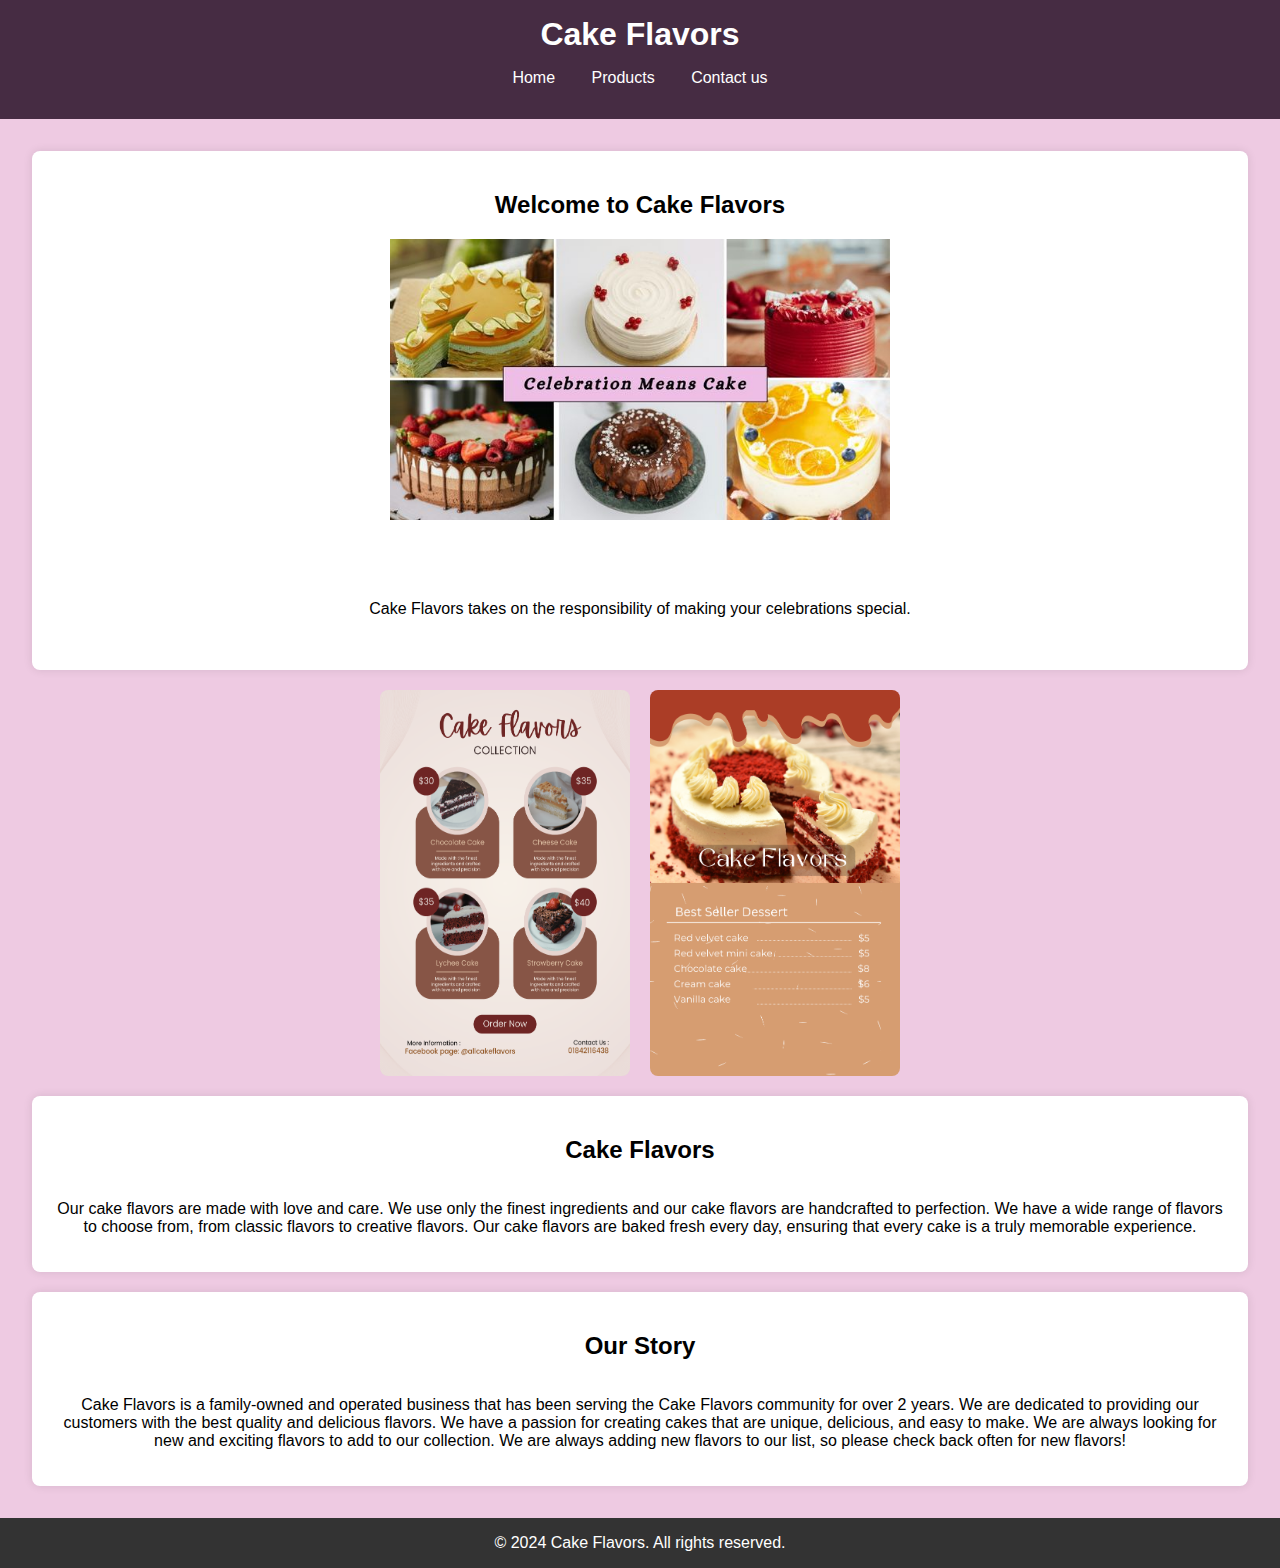
<file: index.html>
<!DOCTYPE html>
<html lang="en">
  <head>
    <meta charset="UTF-8" />
    <meta name="viewport" content="width=device-width, initial-scale=1.0" />
    <title>Document</title>
    <link rel="stylesheet" href="index.css" />
  </head>
  <body>
    <!--Name: Khadiza Akter Sriti, ID:2222670 -->
    <header>
      <h1>Cake Flavors</h1>
      <nav>
        <ul>
          <li><a href="index.html">Home</a></li>
          <li><a href="products.html">Products</a></li>
          <li><a href="contact_us.html">Contact us</a></li>
        </ul>
      </nav>
    </header>

    <main class="mixed">
      <div class="cake">
        <h2>Welcome to Cake Flavors</h2>
        <img src="home.jpg" alt="Cake Flavors" />
        <p><h3></h3>
          Cake Flavors takes on the responsibility of making your celebrations
          special.
          </h3>
        </p>
      </div>
      <div class="images">
        <img src="home1.png" alt="Product 1" />
        <img src="home3.png" alt="Product 2" />
      </div>
      <div class="cake">
        <h2>Cake Flavors</h2>
        <p>
          Our cake flavors are made with love and care. We use only the finest
          ingredients and our cake flavors are handcrafted to perfection. We
          have a wide range of flavors to choose from, from classic flavors to
          creative flavors. Our cake flavors are baked fresh every day, ensuring
          that every cake is a truly memorable experience.
        </p>
      </div>

      <div class="cake">
        <h2>Our Story</h2>
        <p>
          Cake Flavors is a family-owned and operated business that has been
          serving the Cake Flavors community for over 2 years. We are dedicated
          to providing our customers with the best quality and delicious
          flavors. We have a passion for creating cakes that are unique,
          delicious, and easy to make. We are always looking for new and
          exciting flavors to add to our collection. We are always adding new
          flavors to our list, so please check back often for new flavors!
        </p>
      </div>
    </main>
    <footer>
      <p>&copy; 2024 Cake Flavors. All rights reserved.</p>
    </footer>
  </body>
</html>
</file>
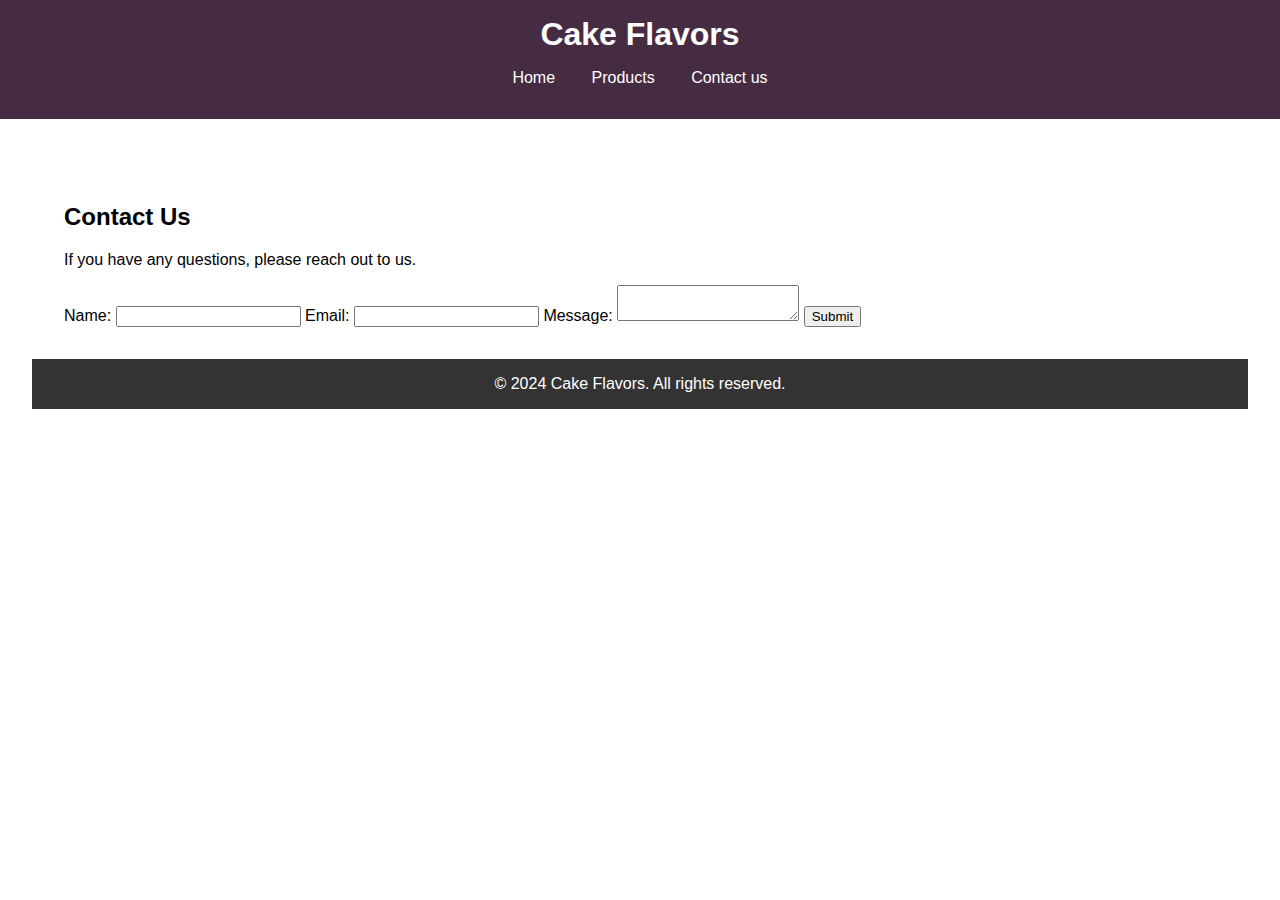
<file: contact_us.html>
<!DOCTYPE html>
<html lang="en">
  <head>
    <meta charset="UTF-8" />
    <meta name="viewport" content="width=device-width, initial-scale=1.0" />
    <title>Document</title>
    <link rel="stylesheet" href="contact_us.css" />
  </head>
  <body>
    <!--Name: Khadiza Akter Sriti, ID:2222670 -->
    <header>
      <h1>Cake Flavors</h1>
      <nav>
        <ul>
          <li><a href="index.html">Home</a></li>
          <li><a href="products.html">Products</a></li>
          <li><a href="contact_us.html">Contact us</a></li>
        </ul>
      </nav>
    </header>

    <main>
         <main>
        <h2>Contact Us</h2>
        <p>If you have any questions, please reach out to us.</p>
        <form action="#" method="post">
            <label for="name">Name:</label>
            <input type="text" id="name" name="name" required>
            <label for="email">Email:</label>
            <input type="email" id="email" name="email" required>
            <label for="message">Message:</label>
            <textarea id="message" name="message" required></textarea>
            <button type="submit">Submit</button>
        </form>
    </main>
        <footer>
            <p>&copy; 2024 Cake Flavors. All rights reserved.</p>
    </footer>
  </body>
</html>
</file>
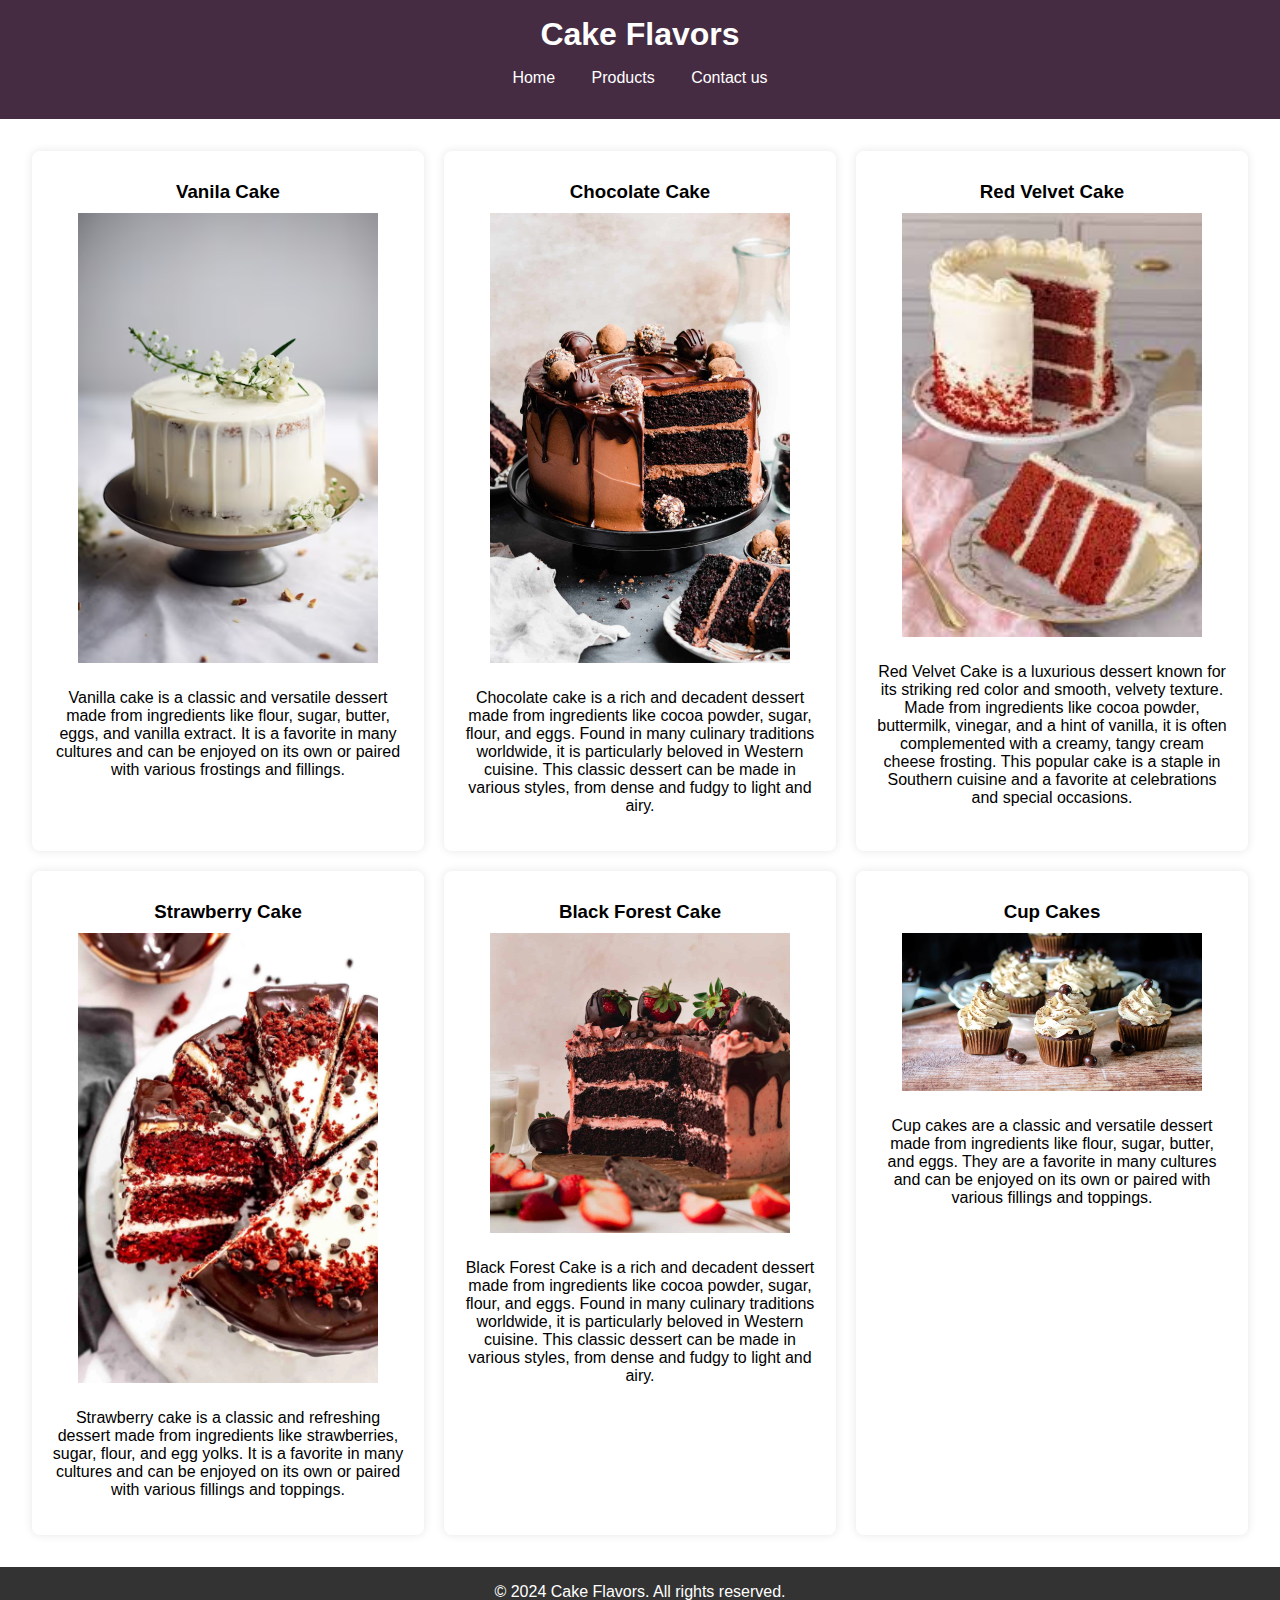
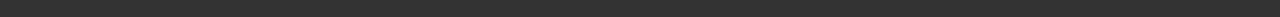
<file: products.html>
<!DOCTYPE html>
<html lang="en">
  <head>
    <meta charset="UTF-8" />
    <meta name="viewport" content="width=device-width, initial-scale=1.0" />
    <title>Document</title>
    <link rel="stylesheet" href="products.css" />
  </head>
  <body>
    <body>
    <!--Name: Khadiza Akter Sriti, ID:2222670 -->
    <header>
      <h1>Cake Flavors</h1>
      <nav>
        <ul>
          <li><a href="index.html">Home</a></li>
          <li><a href="products.html">Products</a></li>
          <li><a href="contact_us.html">Contact us</a></li>
        </ul>
      </nav>
    </header>
        <main class="grid-container">
        <div class="flavors">
            <h3>Vanila Cake</h3>
            <img src="vanillacake.jpg" alt="Product 1">
            <p>Vanilla cake is a classic and versatile dessert made from ingredients
        like flour, sugar, butter, eggs, and vanilla extract. It is a favorite
        in many cultures and can be enjoyed on its own or paired with various
        frostings and fillings.</p>
        </div>
        <div class="flavors">
            <h3>Chocolate Cake</h3>
            <img src="chocolatecake.jpg" alt="Product 2">
            <p>Chocolate cake is a rich and decadent dessert made from ingredients like
        cocoa powder, sugar, flour, and eggs. Found in many culinary traditions
        worldwide, it is particularly beloved in Western cuisine. This classic
        dessert can be made in various styles, from dense and fudgy to light and
        airy.</p>
        </div>
        <div class="flavors">
            <h3>Red Velvet Cake</h3>
            <img src="redvelvet.jpg " alt="Product 3" class="different">
            <p>Red Velvet Cake is a luxurious dessert known for its striking red color and smooth, velvety texture. Made from ingredients like cocoa powder, buttermilk, vinegar, and a hint of vanilla, it is often complemented with a creamy, tangy cream cheese frosting. This popular cake is a staple in Southern cuisine and a favorite at celebrations and special occasions.</p>
        </div>
        <div class="flavors">
            <h3>Strawberry Cake</h3>
            <img src="strawberrycake.jpg" alt="Product 4" class="different">
            <p>Strawberry cake is a classic and refreshing dessert made from ingredients like strawberries, sugar, flour, and egg yolks. It is a favorite in many cultures and can be enjoyed on its own or paired with various fillings and toppings.</p>
        </div>
        <div class="flavors">
            <h3>Black Forest Cake</h3>
            <img src="blackforest.jpg" alt="Product 5" class="different">
            <p>Black Forest Cake is a rich and decadent dessert made from ingredients
        like cocoa powder, sugar, flour, and eggs. Found in many culinary
        traditions worldwide, it is particularly beloved in Western cuisine.
        This classic dessert can be made in various styles, from dense and
        fudgy to light and airy.</p>
        </div>
        <div class="flavors">
            <h3>Cup Cakes</h3>
            <img src="cupcakes.jpg" alt="Product 6" class="different">
            <p>Cup cakes are a classic and versatile dessert made from ingredients
        like flour, sugar, butter, and eggs. They are a favorite in many
        cultures and can be enjoyed on its own or paired with various
        fillings and toppings.</p>
        </div>

    </main>
        <footer>
            <p>&copy; 2024 Cake Flavors. All rights reserved.</p>
    </footer>
  </body>
</html>
</file>
<file: index.css>
body {
  font-family: "Roboto", sans-serif;
  margin: 0;
  padding: 0;
  box-sizing: border-box;
  background-color: #eecae2;
}
header {
  background-color: #462c43;
  color: #fff;
  padding: 1em 0;
  text-align: center;
}
header h1 {
  margin: 0;
}

nav ul {
  list-style: none;
  padding: 0;
}

nav ul li {
  display: inline;
  margin: 0 1em;
}
nav ul li a {
  color: #fff;
  text-decoration: none;
  font-family: "Open Sans", sans-serif;
}

nav ul li a:hover {
  text-decoration: underline;
}

main {
  padding: 2em;
}

.mixed {
  display: flex;
  flex-direction: column;
  gap: 20px;
}

.cake {
  background-color: white;
  padding: 20px;
  border-radius: 8px;
  box-shadow: 0 0 10px rgba(0, 0, 0, 0.1);
  display: flex;
  flex-direction: column;
  align-items: center;
  text-align: center;
}

.cake img {
  width: 100%;
  max-width: 500px;
  height: auto;
  margin-bottom: 10px;
}

.images {
  display: flex;
  gap: 20px;
  justify-content: center;
}

.images img {
  width: 100%;
  max-width: 250px;
  height: auto;
  border-radius: 8px;
}

footer {
  background-color: #333;
  color: #fff;
  padding: 1em 0;
  text-align: center;
}

footer p {
  margin: 0;
}

footer a {
  color: #fff;
  text-decoration: none;
  font-family: "Open Sans", sans-serif;
}

footer a:hover {
  text-decoration: underline;
}
</file>
<file: contact_us.css>
body {
  font-family: "Roboto", sans-serif;
  margin: 0;
  padding: 0;
  box-sizing: border-box;
}
header {
  background-color: #462c43;
  color: #fff;
  padding: 1em 0;
  text-align: center;
}
header h1 {
  margin: 0;
}

nav ul {
  list-style: none;
  padding: 0;
}

nav ul li {
  display: inline;
  margin: 0 1em;
}
nav ul li a {
  color: #fff;
  text-decoration: none;
  font-family: "Open Sans", sans-serif;
}

nav ul li a:hover {
  text-decoration: underline;
}

main {
  padding: 2em;
}

footer {
  background-color: #333;
  color: #fff;
  padding: 1em 0;
  text-align: center;
}

footer p {
  margin: 0;
}

footer a {
  color: #fff;
  text-decoration: none;
  font-family: "Open Sans", sans-serif;
}

footer a:hover {
  text-decoration: underline;
}
</file>
<file: products.css>
body {
  font-family: "Roboto", sans-serif;
  margin: 0;
  padding: 0;
  box-sizing: border-box;
}
header {
  background-color: #462c43;
  color: #fff;
  padding: 1em 0;
  text-align: center;
}
header h1 {
  margin: 0;
}

nav ul {
  list-style: none;
  padding: 0;
}

nav ul li {
  display: inline;
  margin: 0 1em;
}
nav ul li a {
  color: #fff;
  text-decoration: none;
  font-family: "Open Sans", sans-serif;
}

nav ul li a:hover {
  text-decoration: underline;
}

main {
  padding: 2em;
}

.grid-container {
  display: grid;
  grid-template-columns: repeat(auto-fit, minmax(300px, 1fr));
  gap: 20px;
}

.flavors {
  background-color: white;
  padding: 20px;
  border-radius: 8px;
  box-shadow: 0 0 10px rgba(0, 0, 0, 0.1);
  display: flex;
  flex-direction: column;
  align-items: center;
}

.flavors img {
  width: 100%;
  max-width: 300px;
  height: auto;
  margin-bottom: 10px;
}

.flavors h3 {
  margin: 10px 0;
}

.flavors p {
  text-align: center;
}

footer {
  background-color: #333;
  color: #fff;
  padding: 1em 0;
  text-align: center;
}

footer p {
  margin: 0;
}

footer a {
  color: #fff;
  text-decoration: none;
  font-family: "Open Sans", sans-serif;
}

footer a:hover {
  text-decoration: underline;
}
</file>
